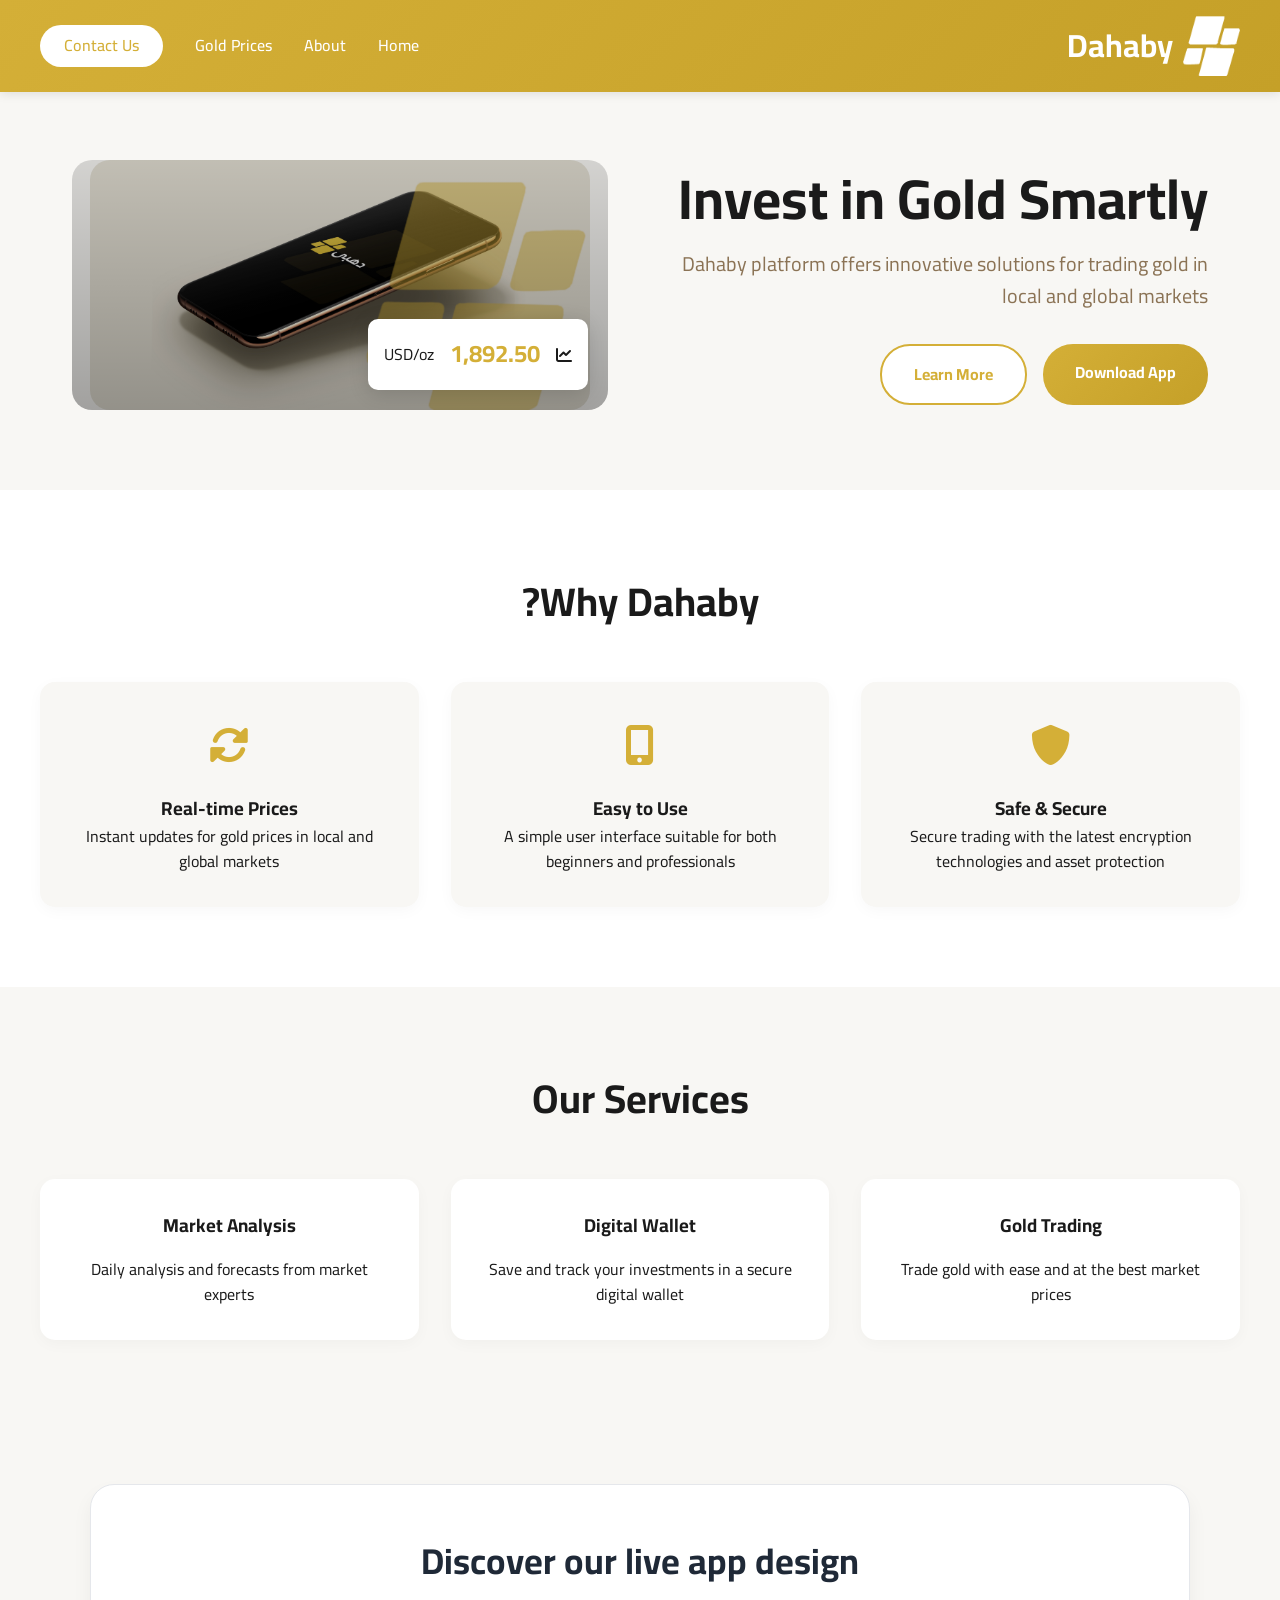
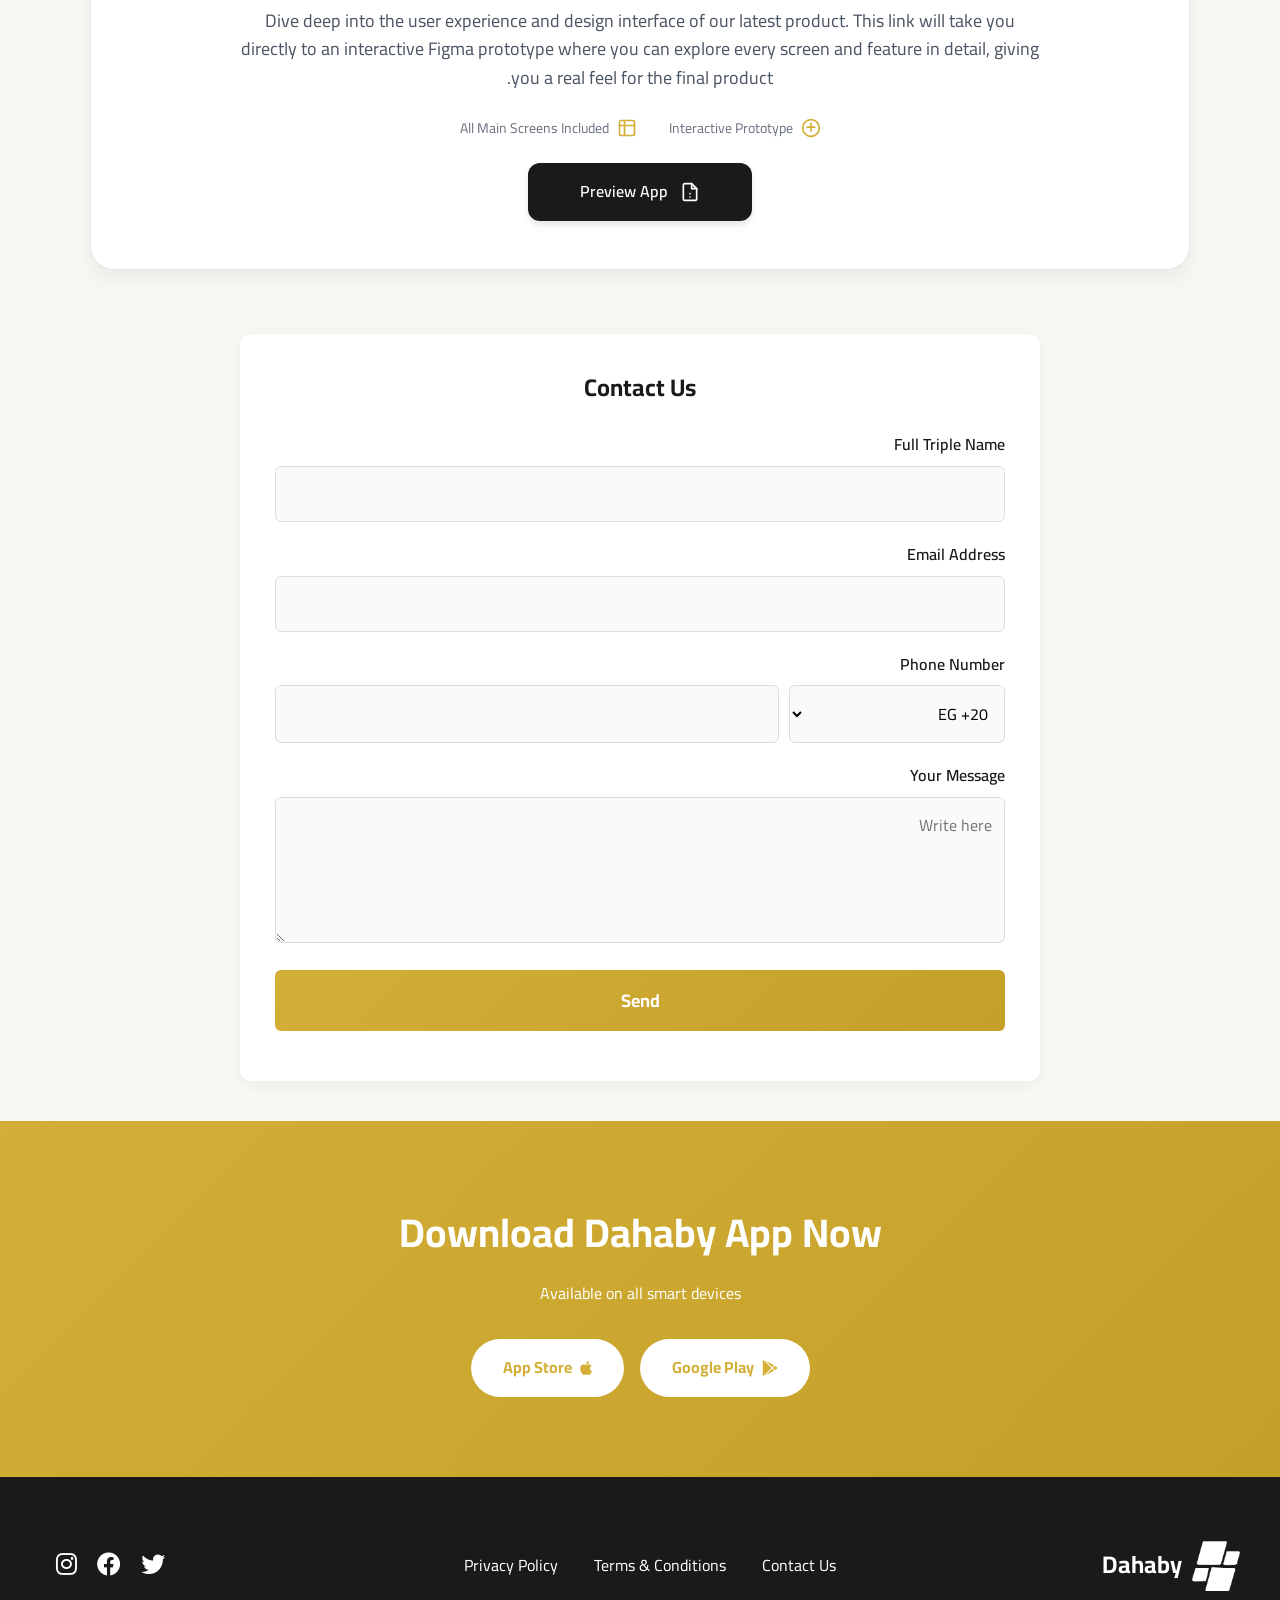
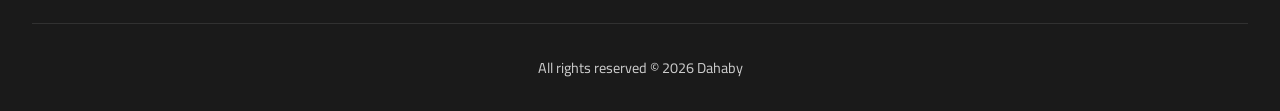
<file: index.html>
<!DOCTYPE html>
<html lang="en" dir="ltr">
<head>
    <meta charset="UTF-8">
    <meta name="viewport" content="width=device-width, initial-scale=1.0">
    <title>Dahaby - Digital Gold Trading Platform</title>
    <link rel="icon" type="image/x-icon" href="images/favicon.png">
    <link rel="stylesheet" href="styles/style.css">
    <link rel="stylesheet" href="https://cdnjs.cloudflare.com/ajax/libs/font-awesome/6.0.0/css/all.min.css">
    <link href="https://fonts.googleapis.com/css2?family=Cairo:wght@400;600;700&display=swap" rel="stylesheet">
</head>
<body>
    <header class="header">
        <div class="nav-parent">
            <nav class="nav" id="nav">
                <div class="logo">
                    <img class="logo-img" src="images/white-logo.png" alt="Dahaby Logo">
                    Dahaby
                </div>
               <div class="nav-links" id="nav-links">
    <a href="index.html" class="active">Home</a>
    <a href="about.html">About</a>
    <a href="prices.html">Gold Prices</a>
    <a href="contact.html" class="nav-cta">Contact Us</a>
            </div>
            </nav>
            <div class="menu-toggle" id="menu-toggle">
                <img id="menu-icon" src="images/menu.png" alt="Menu">
            </div>
        </div>
    </header>

    <section class="hero">
        <div class="hero-content">
            <h1 data-key="hero-title">Invest in Gold Smartly</h1>
            <p data-key="hero-desc">Dahaby platform offers innovative solutions for trading gold in local and global markets</p>
            <div class="hero-buttons">
                <a href="#download" class="button primary" data-key="download-btn">Download App</a>
                <a href="#learn" class="button secondary">Learn More</a>
            </div>
        </div>
        <div class="hero-image">
            <img src="images/app.jpg" 
                 alt="Dahaby mobile app interface for digital gold trading and investment" 
                 width="600" 
                 height="400" 
                 loading="eager">
                 
            <div class="gold-stats">
                <i class="fas fa-chart-line"></i>
                <span class="live-price">1,892.50</span>
                <span class="currency">USD/oz</span>
            </div>
        </div>
    </section>

    <section class="features" id="features">
        <h2>Why Dahaby?</h2>
        <div class="features-grid">
            <div class="feature-card">
                <div class="feature-icon">
                    <i class="fas fa-shield-alt"></i>
                </div>
                <h3>Safe & Secure</h3>
                <p>Secure trading with the latest encryption technologies and asset protection</p>
            </div>
            <div class="feature-card">
                <div class="feature-icon">
                    <i class="fas fa-mobile-alt"></i>
                </div>
                <h3>Easy to Use</h3>
                <p>A simple user interface suitable for both beginners and professionals</p>
            </div>
            <div class="feature-card">
                <div class="feature-icon">
                    <i class="fas fa-sync-alt"></i>
                </div>
                <h3>Real-time Prices</h3>
                <p>Instant updates for gold prices in local and global markets</p>
            </div>
        </div>
    </section>

    <section class="services" id="services">
        <h2>Our Services</h2>
        <div class="services-grid">
            <div class="service-card">
                <h3>Gold Trading</h3>
                <p>Trade gold with ease and at the best market prices</p>
            </div>
            <div class="service-card">
                <h3>Digital Wallet</h3>
                <p>Save and track your investments in a secure digital wallet</p>
            </div>
            <div class="service-card">
                <h3>Market Analysis</h3>
                <p>Daily analysis and forecasts from market experts</p>
            </div>
        </div>
    </section>

    <section class="preview-section">
        <div class="section-layout">
            <div class="content-area">
                <h2>Discover our live app design</h2>
                <p>Dive deep into the user experience and design interface of our latest product. This link will take you directly to an interactive Figma prototype where you can explore every screen and feature in detail, giving you a real feel for the final product.</p>

                <ul class="details-list">
                    <li class="detail-item">
                        <svg xmlns="http://www.w3.org/2000/svg" viewBox="0 0 24 24" fill="none" stroke="currentColor" stroke-width="2" stroke-linecap="round" stroke-linejoin="round"><path d="M12 2C6.48 2 2 6.48 2 12s4.48 10 10 10 10-4.48 10-10S17.52 2 12 2z"/><path d="M12 6.5v9"/><path d="M7.5 11h9"/></svg>
                        Interactive Prototype
                    </li>
                    <li class="detail-item">
                        <svg xmlns="http://www.w3.org/2000/svg" viewBox="0 0 24 24" fill="none" stroke="currentColor" stroke-width="2" stroke-linecap="round" stroke-linejoin="round"><rect x="3" y="3" width="18" height="18" rx="2" ry="2"/><path d="M3 9l18 0"/><path d="M9 21l0-18"/></svg>
                        All Main Screens Included
                    </li>
                </ul>
            </div>

            <div class="button-area">
                <a href="https://www.figma.com/make/2UM4IP7yq6QSoyMOghnlKi/Dahaby-Mobile-App?node-id=0-1&p=f&t=l7TfikgeFSERf0Gz-0&fullscreen=1" target="_blank" rel="noopener noreferrer" class="preview-button">
                    <svg xmlns="http://www.w3.org/2000/svg" viewBox="0 0 24 24" fill="none" stroke="currentColor" stroke-width="2" stroke-linecap="round" stroke-linejoin="round"><path d="M14 2H6a2 2 0 0 0-2 2v16a2 2 0 0 0 2 2h12a2 2 0 0 0 2-2V8z"/><path d="M14 2v6h6"/><path d="M12 18h.01"/><path d="M12 14h.01"/></svg>
                    Preview App
                </a>
            </div>
        </div>
    </section>

    <section class="contact-section">
        <h2>Contact Us</h2>
        <form id="contactForm">
            <div class="form-group">
                <label for="name">Full Triple Name</label>
                <input type="text" id="name" required>
            </div>

            <div class="form-group">
                <label for="email">Email Address</label>
                <input type="email" id="email" required>
            </div>

            <div class="form-group phone-group">
                <label for="phone">Phone Number</label>
                <div class="phone-input">
                    <select id="countryCode">
                        <option value="+1">US +1</option>
                        <option value="+20" selected>EG +20</option>
                        <option value="+44">GB +44</option>
                        <option value="+91">IN +91</option>
                        <option value="+971">AE +971</option>
                    </select>
                    <input type="tel" id="phone" required>
                </div>
            </div>

            <div class="form-group">
                <label for="message">Your Message</label>
                <textarea id="message" rows="4" placeholder="Write here" required></textarea>
            </div>

            <button type="submit">Send</button>
            <p id="responseMsg"></p>
        </form>
    </section>

    <section class="cta" id="download">
        <div class="cta-content">
            <h2>Download Dahaby App Now</h2>
            <p>Available on all smart devices</p>
            <div class="app-buttons">
                <a href="#" class="app-button">
                    <i class="fab fa-google-play"></i>
                    Google Play
                </a>
                <a href="#" class="app-button">
                    <i class="fab fa-apple"></i>
                    App Store
                </a>
            </div>
        </div>
    </section>

    <footer class="footer">
        <div class="footer-content">
            <div class="footer-logo">
                <img src="images/white-logo.png" class="logo-img-footer" alt="Dahaby Footer Logo">
                Dahaby
            </div>
            <div class="footer-links">
                <a href="#privacy">Privacy Policy</a>
                <a href="#terms">Terms & Conditions</a>
                <a href="#contact">Contact Us</a>
            </div>
            <div class="social-links">
                <a href="#"><i class="fab fa-twitter"></i></a>
                <a href="#"><i class="fab fa-facebook"></i></a>
                <a href="#"><i class="fab fa-instagram"></i></a>
            </div>
        </div>
        <div class="footer-bottom">
            <p>All rights reserved &copy; 2026 Dahaby</p>
        </div>
    </footer>

    <script src="scripts/menu.js"></script>
    <script src="scripts/form.js"></script>
</body>
</html>
</file>
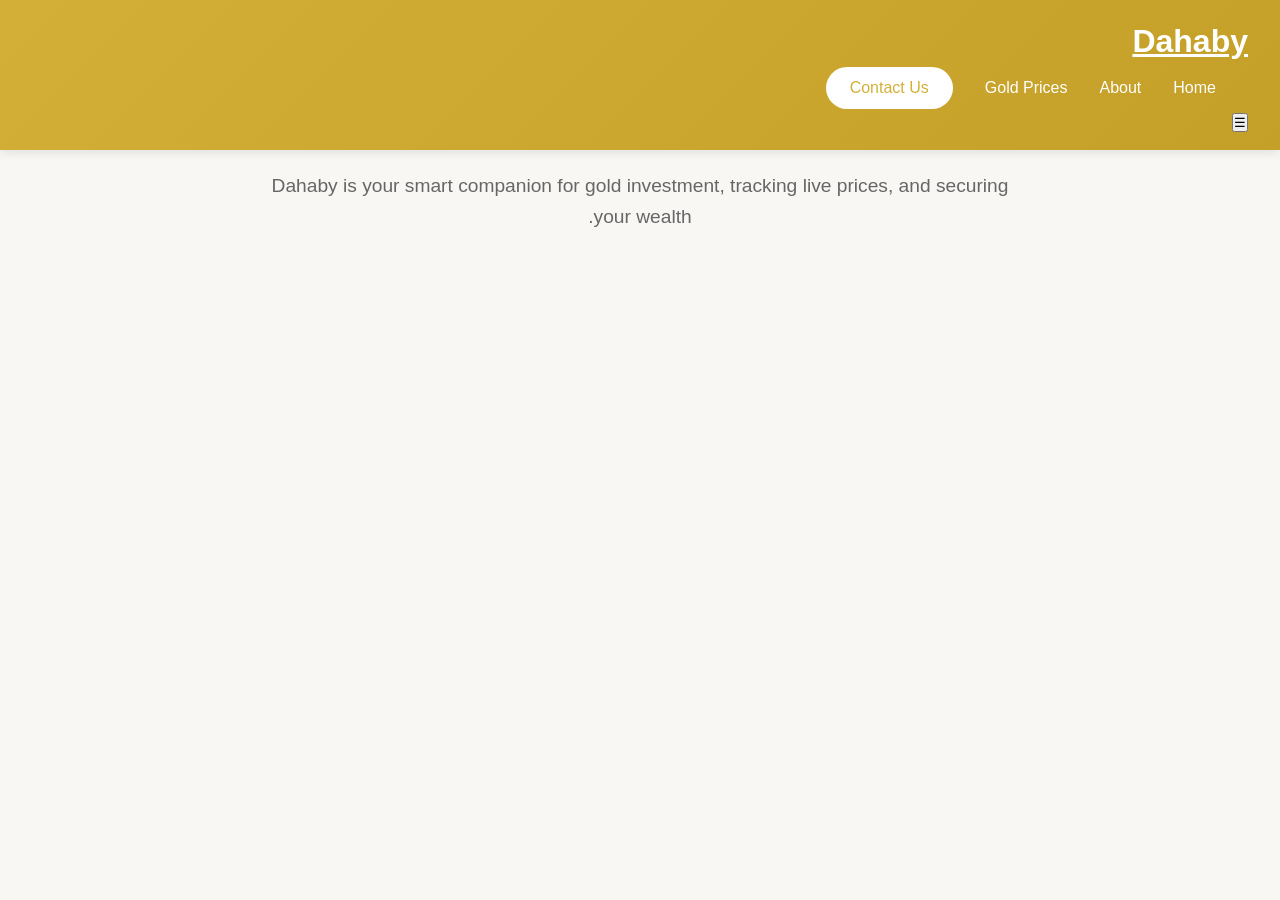
<file: about (2).html>
<!DOCTYPE html>
<html lang="en">
<head>
    <meta charset="UTF-8">
    <meta name="viewport" content="width=device-width, initial-scale=1.0">
    <title>Dahaby - About Us</title>
    <link rel="stylesheet" href="./styles/style.css">
</head>
<body>
    <header class="header">
        <nav class="nav-container">
            <a href="index.html" class="logo">Dahaby</a>
            <div class="nav-links" id="nav-links">
                <a href="index.html">Home</a>
                <a href="about.html" class="active">About</a>
                <a href="prices.html">Gold Prices</a>
                <a href="contact.html" class="nav-cta">Contact Us</a>
            </div>
            <button class="burger-menu" id="burger-menu">☰</button>
        </nav>
    </header>

    <main style="padding: 100px 20px; text-align: center; max-width: 800px; margin: 0 auto;">
        <h1>About Dahaby</h1>
        <p style="margin-top: 20px; font-size: 1.2rem; color: #666;">
            Dahaby is your smart companion for gold investment, tracking live prices, and securing your wealth.
        </p>
    </main>

    <script type="module" src="./menu.js"></script>
</body>
</html>
</file>
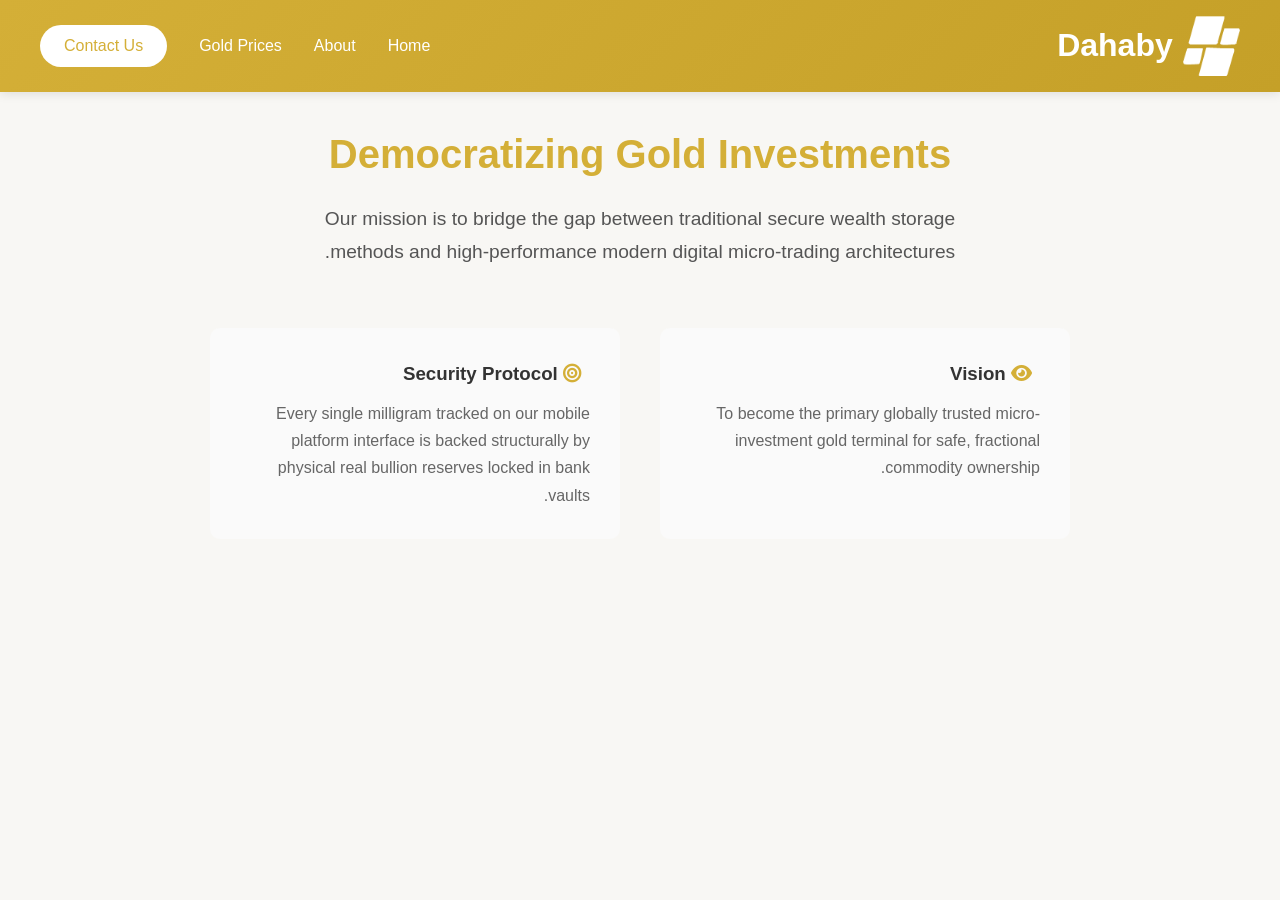
<file: about.html>
<!DOCTYPE html>
<html lang="en" dir="ltr">
<head>
    <meta charset="UTF-8">
    <meta name="viewport" content="width=device-width, initial-scale=1.0">
    <title>Dahaby - About Us</title>
    <link rel="stylesheet" href="styles/style.css">
    <link rel="stylesheet" href="https://cdnjs.cloudflare.com/ajax/libs/font-awesome/6.0.0/css/all.min.css">
</head>
<body>
    <header class="header">
        <div class="nav-parent">
            <nav class="nav" id="nav">
                <div class="logo">
                    <img class="logo-img" src="images/white-logo.png" alt="Dahaby Logo">
                    Dahaby
                </div>
                <div class="nav-links" id="nav-links">
                    <a href="index.html">Home</a>
                    <a href="about.html" class="active">About</a>
                    <a href="prices.html">Gold Prices</a>
                    <a href="contact.html" class="nav-cta">Contact Us</a>
                </div>
            </nav>
            <div class="menu-toggle" id="menu-toggle">
                <img id="menu-icon" src="images/menu.png" alt="Menu">
            </div>
        </div>
    </header>

    <main style="padding: 120px 20px; max-width: 900px; margin: 0 auto; line-height: 1.7;">
        <section style="text-align: center; margin-bottom: 60px;">
            <h1 style="color: #d4af37; font-size: 2.5rem; margin-bottom: 15px;">Democratizing Gold Investments</h1>
            <p style="font-size: 1.2rem; color: #555; max-width: 700px; margin: 0 auto;">
                Our mission is to bridge the gap between traditional secure wealth storage methods and high-performance modern digital micro-trading architectures.
            </p>
        </section>

        <section style="display: flex; gap: 40px; flex-wrap: wrap; margin-bottom: 60px;">
            <div style="flex: 1; min-width: 280px; background: #fafafa; padding: 30px; border-radius: 10px;">
                <h3 style="color: #333; margin-bottom: 10px;"><i class="fas fa-eye" style="color:#d4af37; margin-right: 8px;"></i> Vision</h3>
                <p style="color:#666;">To become the primary globally trusted micro-investment gold terminal for safe, fractional commodity ownership.</p>
            </div>
            <div style="flex: 1; min-width: 280px; background: #fafafa; padding: 30px; border-radius: 10px;">
                <h3 style="color: #333; margin-bottom: 10px;"><i class="fas fa-bullseye" style="color:#d4af37; margin-right: 8px;"></i> Security Protocol</h3>
                <p style="color:#666;">Every single milligram tracked on our mobile platform interface is backed structurally by physical real bullion reserves locked in bank vaults.</p>
            </div>
        </section>
    </main>

    <script type="module" src="scripts/menu.js"></script>
</body>
</html>
</file>
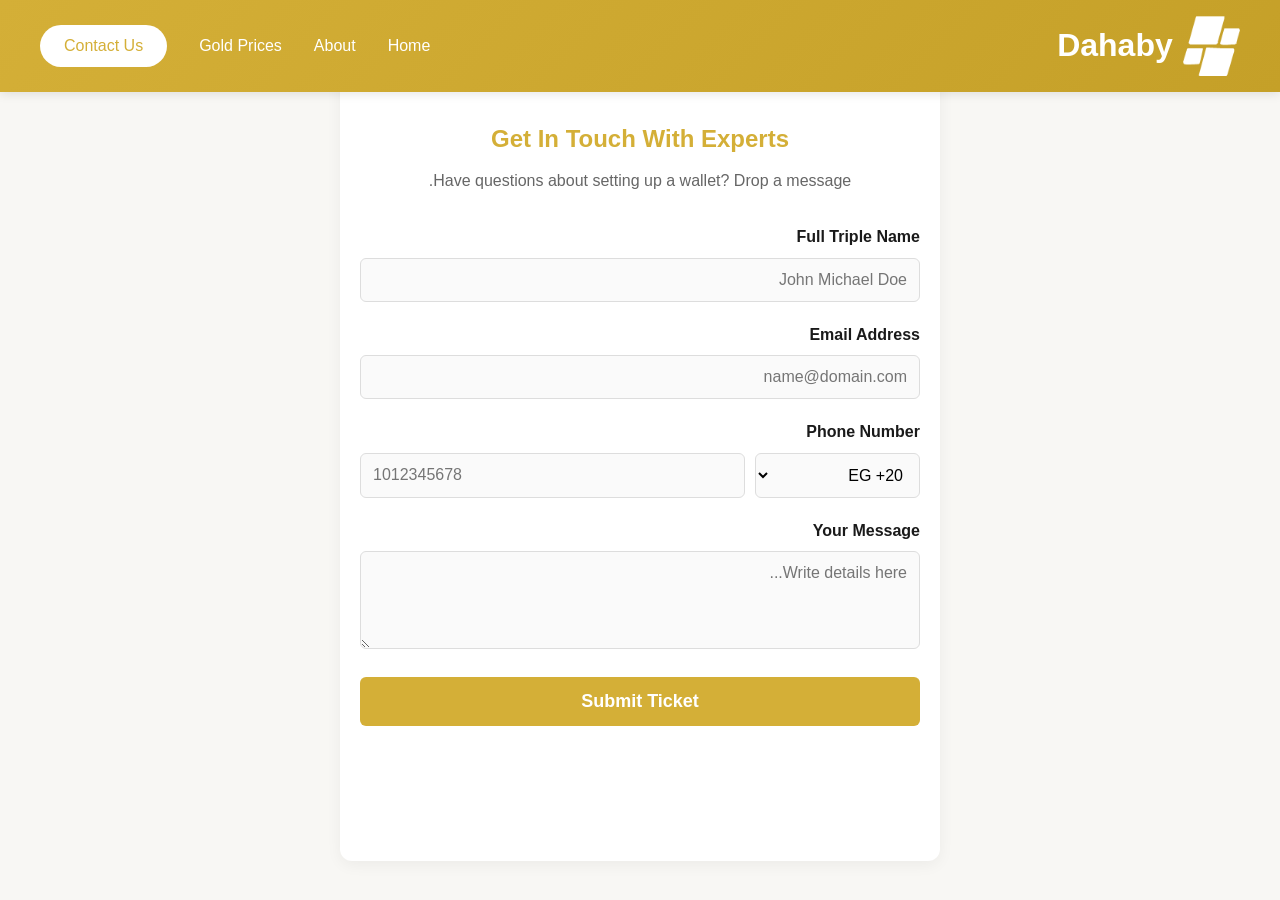
<file: contact.html>
<!DOCTYPE html>
<html lang="en" dir="ltr">
<head>
    <meta charset="UTF-8">
    <meta name="viewport" content="width=device-width, initial-scale=1.0">
    <title>Dahaby - Contact Support</title>
    <link rel="stylesheet" href="styles/style.css">
    <link rel="stylesheet" href="https://cdnjs.cloudflare.com/ajax/libs/font-awesome/6.0.0/css/all.min.css">
</head>
<body>
    <header class="header">
        <div class="nav-parent">
            <nav class="nav" id="nav">
                <div class="logo">
                    <img class="logo-img" src="images/white-logo.png" alt="Dahaby Logo">
                    Dahaby
                </div>
                <div class="nav-links" id="nav-links">
                    <a href="index.html">Home</a>
                    <a href="about.html">About</a>
                    <a href="prices.html">Gold Prices</a>
                    <a href="contact.html" class="active nav-cta">Contact Us</a>
                </div>
            </nav>
            <div class="menu-toggle" id="menu-toggle">
                <img id="menu-icon" src="images/menu.png" alt="Menu">
            </div>
        </div>
    </header>

    <main class="contact-section" style="padding: 120px 20px; max-width: 600px; margin: 0 auto;">
        <h2 style="text-align: center; color: #d4af37; margin-bottom: 10px;">Get In Touch With Experts</h2>
        <p style="text-align: center; color: #666; margin-bottom: 30px;">Have questions about setting up a wallet? Drop a message.</p>
        
        <form id="contactForm">
            <div class="form-group">
                <label for="name">Full Triple Name</label>
                <input type="text" id="name" required placeholder="John Michael Doe">
            </div>

            <div class="form-group">
                <label for="email">Email Address</label>
                <input type="email" id="email" required placeholder="name@domain.com">
            </div>

            <div class="form-group phone-group">
                <label for="phone">Phone Number</label>
                <div class="phone-input">
                    <select id="countryCode">
                        <option value="+1">US +1</option>
                        <option value="+20" selected>EG +20</option>
                        <option value="+44">GB +44</option>
                        <option value="+971">AE +971</option>
                    </select>
                    <input type="tel" id="phone" required placeholder="1012345678">
                </div>
            </div>

            <div class="form-group">
                <label for="message">Your Message</label>
                <textarea id="message" rows="4" placeholder="Write details here..." required></textarea>
            </div>

            <button type="submit" style="width:100%; padding:14px; background:#d4af37; border:none; color:white; border-radius:6px; cursor:pointer; font-weight:bold;">Submit Ticket</button>
            <p id="responseMsg" style="text-align: center; margin-top: 15px; font-weight: bold;"></p>
        </form>
    </main>

    <script type="module" src="scripts/menu.js"></script>
    <script type="module" src="scripts/form.js"></script>
</body>
</html>
</file>
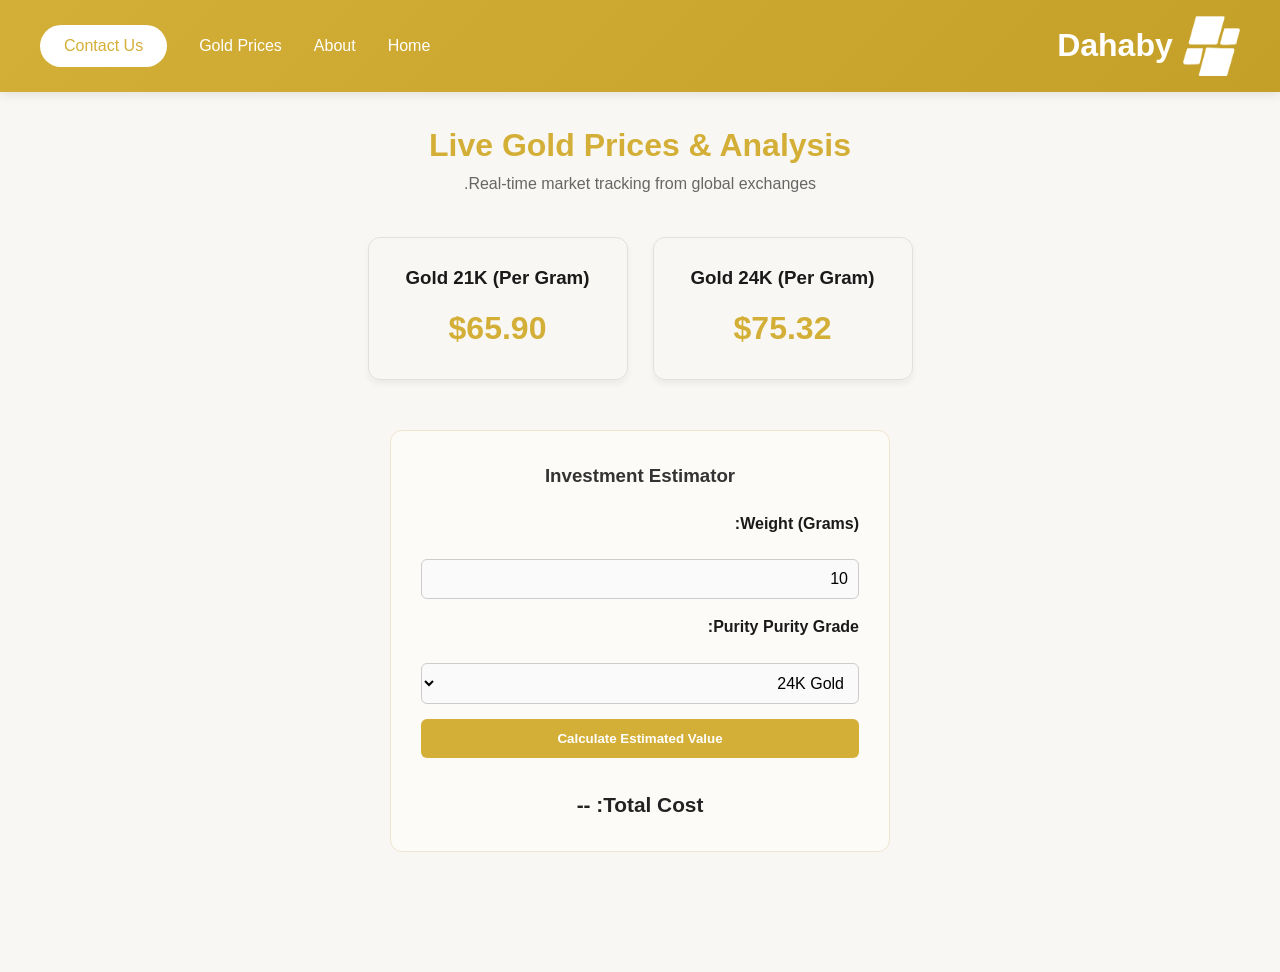
<file: prices.html>
<!DOCTYPE html>
<html lang="en" dir="ltr">
<head>
    <meta charset="UTF-8">
    <meta name="viewport" content="width=device-width, initial-scale=1.0">
    <title>Dahaby - Live Gold Prices</title>
    <link rel="stylesheet" href="styles/style.css">
    <link rel="stylesheet" href="https://cdnjs.cloudflare.com/ajax/libs/font-awesome/6.0.0/css/all.min.css">
</head>
<body>
    <header class="header">
        <div class="nav-parent">
            <nav class="nav" id="nav">
                <div class="logo">
                    <img class="logo-img" src="images/white-logo.png" alt="Dahaby Logo">
                    Dahaby
                </div>
                <div class="nav-links" id="nav-links">
                    <a href="index.html">Home</a>
                    <a href="about.html">About</a>
                    <a href="prices.html" class="active">Gold Prices</a>
                    <a href="contact.html" class="nav-cta">Contact Us</a>
                </div>
            </nav>
            <div class="menu-toggle" id="menu-toggle">
                <img id="menu-icon" src="images/menu.png" alt="Menu">
            </div>
        </div>
    </header>

    <main class="prices-container" style="padding: 120px 20px; max-width: 1000px; margin: 0 auto;">
        <h1 style="text-align: center; color: #d4af37;">Live Gold Prices & Analysis</h1>
        <p style="text-align: center; color: #666; margin-bottom: 40px;">Real-time market tracking from global exchanges.</p>
        
        <div style="display: flex; gap: 25px; justify-content: center; flex-wrap: wrap; margin-bottom: 50px;">
            <div class="price-card" style="border: 1px solid #e0e0e0; padding: 25px; border-radius: 12px; width: 260px; text-align: center; box-shadow: 0 4px 6px rgba(0,0,0,0.05);">
                <h3 style="margin-bottom: 10px;">Gold 24K (Per Gram)</h3>
                <p id="price-24k" style="font-size: 2rem; font-weight: bold; color: #d4af37;">Loading...</p>
            </div>
            <div class="price-card" style="border: 1px solid #e0e0e0; padding: 25px; border-radius: 12px; width: 260px; text-align: center; box-shadow: 0 4px 6px rgba(0,0,0,0.05);">
                <h3 style="margin-bottom: 10px;">Gold 21K (Per Gram)</h3>
                <p id="price-21k" style="font-size: 2rem; font-weight: bold; color: #d4af37;">Loading...</p>
            </div>
        </div>

        <div class="calculator-box" style="background: #fdfbf7; border: 1px solid #f1e4cf; padding: 30px; border-radius: 12px; max-width: 500px; margin: 0 auto;">
            <h3 style="margin-bottom: 20px; text-align: center; color: #333;">Investment Estimator</h3>
            <div style="display: flex; flex-direction: column; gap: 15px;">
                <label>Weight (Grams):</label>
                <input type="number" id="calc-weight" value="10" min="1" style="padding: 10px; border-radius: 6px; border: 1px solid #ccc;">
                
                <label>Purity Purity Grade:</label>
                <select id="calc-purity" style="padding: 10px; border-radius: 6px; border: 1px solid #ccc;">
                    <option value="24">24K Gold</option>
                    <option value="21">21K Gold</option>
                </select>

                <button id="btn-calc" style="padding: 12px; background: #d4af37; color: white; border: none; border-radius: 6px; cursor: pointer; font-weight: bold;">Calculate Estimated Value</button>
                <h4 id="calc-result" style="text-align: center; margin-top: 15px; font-size: 1.3rem; color: #222;">Total Cost: --</h4>
            </div>
        </div>
    </main>

    <script type="module" src="scripts/menu.js"></script>
    <script type="module" src="scripts/prices.js"></script>
</body>
</html>
</file>
<file: styles/style.css>
/* ==========================================================================
   1. المتغيرات والتهيئة العامة (Variables & Base Styles)
   ========================================================================== */
:root {
  --primary: #D4AF37;
  --secondary: #C5A028;
  --accent: #8B7355;
  --dark: #1A1A1A;
  --light: #F8F7F4;
  --gold-gradient: linear-gradient(135deg, #D4AF37, #C5A028);
}

* {
  margin: 0;
  padding: 0;
  box-sizing: border-box;
}

html {
  direction: rtl;
  scroll-behavior: smooth;
}

body {
  font-family: 'Cairo', sans-serif !important;
  line-height: 1.6;
  color: var(--dark);
  background-color: var(--light);
}

/* ==========================================================================
   2. الهيدر والقائمة (Header & Navigation)
   ========================================================================== */
.header {
  background: var(--gold-gradient);
  color: white;
  padding: 1rem 2rem;
  position: fixed;
  width: 100%;
  top: 0;
  left: 0;
  z-index: 100;
  box-shadow: 0 2px 10px rgba(0, 0, 0, 0.1);
}

.nav-parent {
  display: flex;
  justify-content: space-between;
  max-width: 1200px;
  margin: 0 auto;
  width: 100%;
}

.nav {
  flex: 1;
  display: flex;
  justify-content: space-between;
  align-items: center;
}

.logo {
  font-size: 2rem;
  font-weight: bold;
  color: white;
  display: flex;
  align-items: center;
  gap: 10px;
}

.logo-img {
  height: 60px;
  width: auto;
}

.menu-toggle {
  display: flex;
  align-items: center;
}

.menu-toggle img {
  height: 40px;
  display: none;
  cursor: pointer;
}

.nav-links {
  display: flex;
  align-items: center;
}

.nav-links a {
  color: white;
  text-decoration: none;
  margin-right: 2rem;
  font-weight: 500;
  transition: opacity 0.3s ease;
}

.nav-links a:hover {
  opacity: 0.8;
}

.nav-cta {
  background: white;
  color: var(--primary) !important;
  padding: 0.5rem 1.5rem;
  border-radius: 25px;
  font-weight: bold;
}

/* ==========================================================================
   3. قسم الواجهة الرئيسية (Hero Section)
   ========================================================================== */
/* ==========================================================================
   3. قسم الواجهة الرئيسية المطور (Mergred Hero Section)
   ========================================================================== */
.hero {
  display: flex;
  align-items: center;
  justify-content: space-between;
  padding: 10rem 2rem 5rem; 
  max-width: 1200px;
  margin: 0 auto;
  gap: 4rem;
}

.hero-content {
  flex: 1;
  max-width: 600px;
}

.hero h1 {
  font-size: 3.5rem;
  margin-bottom: 1rem;
  color: var(--dark);
  line-height: 1.2;
}

.hero p {
  font-size: 1.25rem;
  margin-bottom: 2rem;
  color: var(--accent);
}

.hero-buttons {
  display: flex;
  gap: 1rem;
}

.button {
  display: inline-block;
  padding: 1rem 2rem;
  text-decoration: none;
  border-radius: 30px;
  font-weight: bold;
  transition: transform 0.3s ease, box-shadow 0.3s ease;
  text-align: center;
}

.button.primary {
  background: var(--gold-gradient);
  color: white;
}

.button.secondary {
  background: white;
  color: var(--primary);
  border: 2px solid var(--primary);
}

.button:hover {
  transform: translateY(-2px);
  box-shadow: 0 4px 15px rgba(212, 175, 55, 0.2);
}

/* حاوية الصورة الفردية - تم دمج فكرة الطبقة المظلمة هنا لحماية الرؤية */
.hero-image {
  flex: 1;
  position: relative;
  display: flex;
  justify-content: center;
  align-items: center;
  border-radius: 20px;
  overflow: hidden; /* لمنع خروج الطبقة الشفافة عن الحواف */
}

/* إضافة تأثير التعتيم الشفاف الشبيه بـ linear-gradient فوق الصورة مباشرة */
.hero-image::after {
  content: '';
  position: absolute;
  top: 0;
  left: 0;
  width: 100%;
  height: 100%;
  background: linear-gradient(rgba(0, 0, 0, 0.15), rgba(0, 0, 0, 0.35)); /* تعتيم متدرج خفيف للحفاظ على ألوان التطبيق */
  pointer-events: none; /* للسماح بالتفاعل مع العناصر خلفها */
  z-index: 1;
}

.hero-image img {
  width: 100%;
  max-width: 500px;
  height: auto;
  border-radius: 20px;
  object-fit: contain;
  display: block;
}

/* كارت الأسعار العائم - تم رفع الـ z-index ليظهر فوق التعتيم */
.gold-stats {
  position: absolute;
  bottom: 20px;
  right: 20px;
  background: white;
  padding: 1rem;
  border-radius: 10px;
  box-shadow: 0 4px 20px rgba(0, 0, 0, 0.15);
  display: flex;
  align-items: center;
  gap: 1rem;
  z-index: 2; /* يضمن ظهوره فوق طبقة التعتيم الشفافة */
}

.live-price {
  font-size: 1.5rem;
  font-weight: bold;
  color: var(--primary);
}
/* ==========================================================================
   4. قسم المميزات والخدمات (Features & Services)
   ========================================================================== */
.features {
  padding: 5rem 2rem;
  background-color: white;
}

.features h2, .services h2 {
  text-align: center;
  margin-bottom: 3rem;
  font-size: 2.5rem;
  color: var(--dark);
}

.features-grid, .services-grid {
  max-width: 1200px;
  margin: 0 auto;
  display: grid;
  grid-template-columns: repeat(auto-fit, minmax(300px, 1fr));
  gap: 2rem;
}

.feature-card {
  padding: 2rem;
  border-radius: 15px;
  background-color: var(--light);
  text-align: center;
  transition: transform 0.3s ease, box-shadow 0.3s ease;
  box-shadow: 0 4px 15px rgba(0, 0, 0, 0.03);
}

.feature-card:hover {
  transform: translateY(-5px);
  box-shadow: 0 8px 25px rgba(0, 0, 0, 0.08);
}

.feature-icon {
  font-size: 2.5rem;
  color: var(--primary);
  margin-bottom: 1rem;
}

.services {
  padding: 5rem 2rem;
  background-color: var(--light);
}

.service-card {
  padding: 2rem;
  border-radius: 15px;
  background: white;
  text-align: center;
  box-shadow: 0 4px 15px rgba(0, 0, 0, 0.03);
  transition: transform 0.3s ease;
}

.service-card:hover {
  transform: translateY(-5px);
}

.service-card h3 {
  margin-bottom: 1rem;
  color: var(--dark);
}

/* ==========================================================================
   5. قسم معاينة تطبيق فيجما (Preview Section)
   ========================================================================== */
.preview-section {
  width: 100%;
  max-width: 1100px;
  padding: 3rem;
  background-color: #ffffff;
  box-shadow: 0 10px 20px rgba(0, 0, 0, 0.05);
  border-radius: 1.5rem;
  border: 1px solid #e5e7eb;
  margin: 4rem auto;
}

.section-layout {
  display: flex;
  flex-direction: column;
  align-items: center;
  gap: 1.5rem;
}

.content-area {
  max-width: 800px;
  text-align: center;
}

.content-area h2 {
  font-size: 2.25rem;
  font-weight: 700;
  color: #1f2937;
  margin-bottom: 1rem;
}

.content-area p {
  font-size: 1.125rem;
  color: #4b5563;
}

.details-list {
  display: flex;
  justify-content: center;
  gap: 2rem;
  margin-top: 1.5rem;
  flex-wrap: wrap;
  list-style: none;
}

.detail-item {
  display: flex;
  align-items: center;
  font-size: 0.875rem;
  color: #6b7280;
}

.detail-item svg {
  height: 1.25rem;
  width: 1.25rem;
  color: var(--primary);
  margin-left: 0.5rem;
  flex-shrink: 0;
}

.button-area {
  flex-shrink: 0;
  width: 224px;
}

.preview-button {
  display: inline-flex;
  width: 100%;
  align-items: center;
  justify-content: center;
  padding: 1rem 2rem;
  border: none;
  text-decoration: none;
  font-size: 1rem;
  font-weight: 600;
  border-radius: 0.75rem;
  box-shadow: 0 4px 6px rgba(0, 0, 0, 0.1);
  color: #ffffff;
  background-color: var(--dark);
  transition: background-color 0.3s, transform 0.3s;
}

.preview-button:hover {
  transform: scale(1.03);
  background-color: #333333;
}

.preview-button svg {
  height: 1.25rem;
  width: 1.25rem;
  margin-left: 0.75rem;
}

/* ==========================================================================
   6. قسم تواصل معنا (Contact Us Form)
   ========================================================================== */
.contact-section {
  max-width: 800px;
  margin: 40px auto;
  padding: 35px;
  background: #fff;
  border-radius: 12px;
  box-shadow: 0 4px 15px rgba(0, 0, 0, 0.05);
}

.contact-section h2 {
  text-align: center;
  margin-bottom: 25px;
  color: var(--dark);
}

.form-group {
  margin-bottom: 20px;
}

label {
  display: block;
  margin-bottom: 8px;
  font-weight: 600;
}

input, textarea, select {
  width: 100%;
  padding: 12px;
  border: 1px solid #ddd;
  border-radius: 6px;
  font-size: 16px;
  resize: vertical;
  font-family: 'Cairo', sans-serif;
  background-color: #fafafa;
}

input:focus, textarea:focus, select:focus {
  outline: none;
  border-color: var(--primary);
  background-color: #fff;
}

button[type="submit"] {
  width: 100%;
  padding: 14px;
  background: var(--gold-gradient);
  color: #fff;
  font-size: 18px;
  border: none;
  border-radius: 6px;
  cursor: pointer;
  font-weight: bold;
  transition: opacity 0.3s;
  font-family: 'Cairo', sans-serif;
}

button[type="submit"]:hover {
  opacity: 0.9;
}

.phone-input {
  display: flex;
  gap: 10px;
}

.phone-input select {
  width: 30%;
}

.phone-input input {
  width: 70%;
}

#responseMsg {
  text-align: center;
  margin-top: 15px;
  font-weight: 600;
}

/* ==========================================================================
   7. قسم تحميل التطبيق والفوتر (CTA & Footer)
   ========================================================================== */
.cta {
  padding: 5rem 2rem;
  background: var(--gold-gradient);
  color: white;
  text-align: center;
}

.cta-content {
  max-width: 800px;
  margin: 0 auto;
}

.cta h2 {
  font-size: 2.5rem;
  margin-bottom: 1rem;
}

.app-buttons {
  display: flex;
  justify-content: center;
  gap: 1rem;
  margin-top: 2rem;
}

.app-button {
  display: inline-flex;
  align-items: center;
  gap: 0.5rem;
  padding: 1rem 2rem;
  background: white;
  color: var(--primary);
  text-decoration: none;
  border-radius: 30px;
  font-weight: bold;
  transition: transform 0.3s ease, box-shadow 0.3s ease;
}

.app-button:hover {
  transform: translateY(-2px);
  box-shadow: 0 4px 15px rgba(0,0,0,0.15);
}

.footer {
  background-color: var(--dark);
  color: white;
  padding: 4rem 2rem 2rem;
}

.footer-content {
  max-width: 1200px;
  margin: 0 auto 2rem;
  display: flex;
  justify-content: space-between;
  align-items: center;
}

.footer-logo {
  font-size: 1.5rem;
  font-weight: bold;
  display: flex;
  align-items: center;
  gap: 10px;
}

.logo-img-footer {
  height: 50px;
  width: auto;
}

.footer-links a {
  color: white;
  text-decoration: none;
  margin-left: 2rem;
  transition: color 0.3s;
}

.footer-links a:hover {
  color: var(--primary);
}

.social-links a {
  color: white;
  font-size: 1.5rem;
  margin-left: 1rem;
  transition: color 0.3s;
}

.social-links a:hover {
  color: var(--primary);
}

.footer-bottom {
  text-align: center;
  padding-top: 2rem;
  border-top: 1px solid rgba(255, 255, 255, 0.1);
  font-size: 0.9rem;
  color: #ccc;
}

/* ==========================================================================
   8. التجاوب مع الشاشات (Responsive Design)
   ========================================================================== */
@media (max-width: 991px) {
  .hero {
    padding: 8rem 2rem 4rem;
    gap: 2rem;
  }
  .hero h1 {
    font-size: 2.8rem;
  }
}

@media (max-width: 768px) {
  /* القائمة المتجاوبة للهواتف */
  .menu-toggle img {
    display: block;
  }

  .nav-links {
    display: none;
    position: absolute;
    top: 100%;
    left: 0;
    width: 100%;
    background: var(--dark);
    flex-direction: column;
    padding: 1.5rem;
    box-shadow: 0 4px 10px rgba(0,0,0,0.1);
  }

  .nav-links.active {
    display: flex;
  }

  .nav-links a {
    margin: 1rem 0;
    font-size: 1.2rem;
  }

  .nav-cta {
    background: var(--primary);
    color: white !important;
    width: 100%;
    text-align: center;
  }

  /* الهيرو على الموبايل */
  .hero {
    flex-direction: column;
    text-align: center;
    padding: 8rem 1.5rem 3rem;
  }

  .hero-content {
    margin-bottom: 3rem;
  }

  .hero h1 {
    font-size: 2.3rem;
  }

  .hero-buttons {
    justify-content: center;
  }

  .hero-image img {
    max-width: 100%;
  }

  /* الفوتر والشبكات */
  .footer-content {
    flex-direction: column;
    gap: 2rem;
    text-align: center;
  }

  .footer-links a, .social-links a {
    margin: 0 1rem;
  }

  .preview-section {
    padding: 2rem 1.5rem;
  }
  
  .details-list {
    flex-direction: column;
    gap: 0.75rem;
  }

  .button-area {
    width: 100%;
  }
}

@media (max-width: 480px) {
  .app-buttons {
    flex-direction: column;
    align-items: center;
  }
  .app-button {
    width: 100%;
    justify-content: center;
  }
  .phone-input {
    flex-direction: column;
  }
  .phone-input select, .phone-input input {
    width: 100%;
  }
}
</file>
